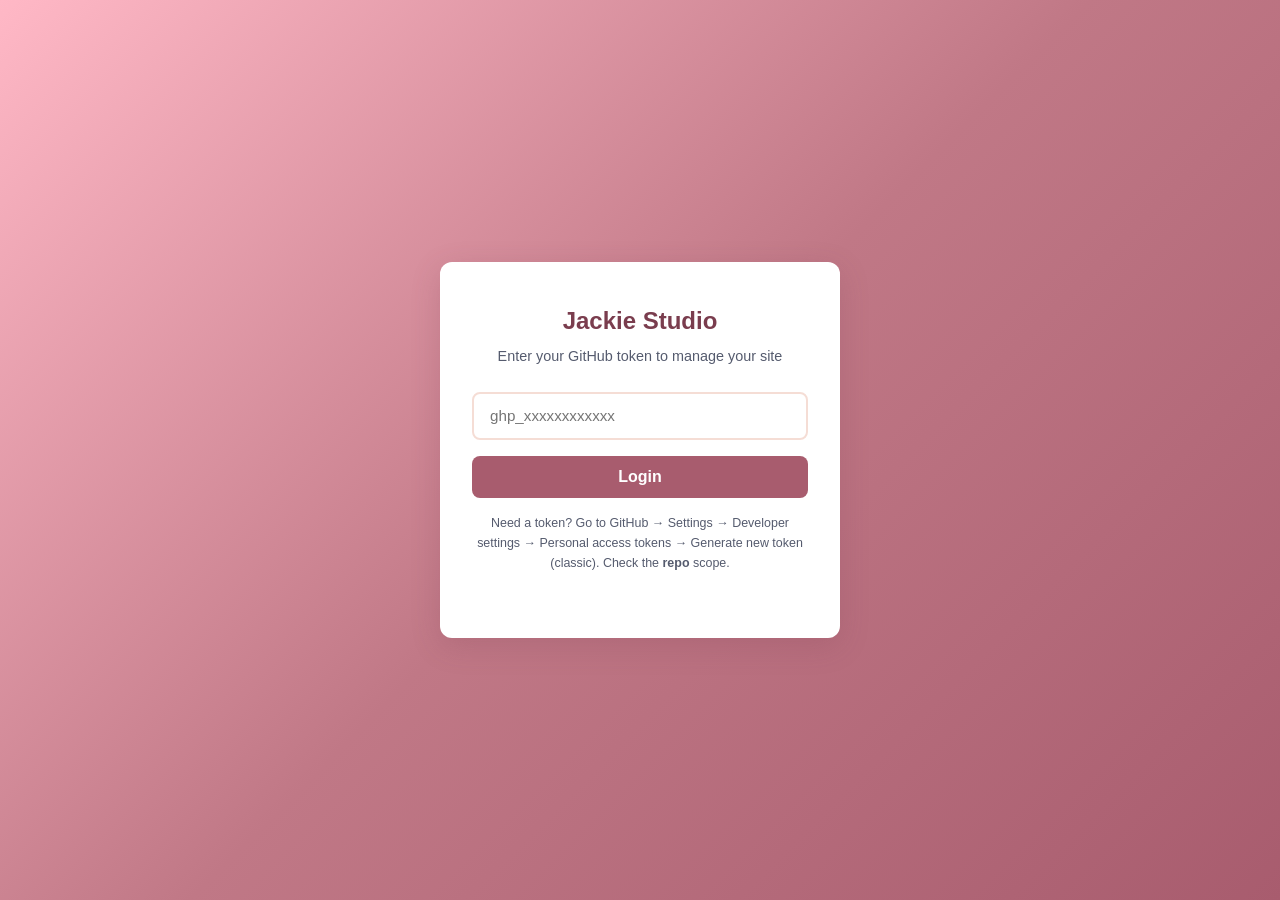
<file: admin.html>
<!DOCTYPE html>
<html lang="en">
<head>
  <meta charset="UTF-8">
  <meta name="viewport" content="width=device-width, initial-scale=1.0">
  <title>Jackie Studio — Admin</title>
  <meta name="robots" content="noindex, nofollow">
  <link rel="icon" href="data:image/svg+xml,<svg xmlns='http://www.w3.org/2000/svg' viewBox='0 0 100 100'><text y='.9em' font-size='90'>⚙️</text></svg>">
  <link rel="stylesheet" href="css/admin.css">
</head>
<body>

  <!-- Login -->
  <div class="login-wrapper" id="loginWrapper">
    <div class="login-card">
      <h1>Jackie Studio</h1>
      <p>Enter your GitHub token to manage your site</p>
      <form id="loginForm">
        <input type="password" id="tokenInput" placeholder="ghp_xxxxxxxxxxxx" autocomplete="off" required>
        <button type="submit" class="btn btn-primary" id="loginBtn">Login</button>
      </form>
      <p style="margin-top:1rem;font-size:0.78rem;color:var(--text-light)">
        Need a token? Go to GitHub → Settings → Developer settings → Personal access tokens → Generate new token (classic). Check the <strong>repo</strong> scope.
      </p>
    </div>
  </div>

  <!-- App -->
  <div class="app-wrapper" id="appWrapper">

    <!-- Header -->
    <header class="admin-header">
      <h1>Jackie Studio Admin</h1>
      <button class="btn btn-secondary btn-sm" id="logoutBtn">Logout</button>
    </header>

    <!-- Dashboard -->
    <div class="editor-page active" id="page-dashboard">
      <div class="dashboard">
        <h2>Manage Your Site</h2>
        <div class="section-cards">
          <div class="section-card" data-navigate="gallery">
            <div class="section-card-icon">🖼</div>
            <div class="section-card-info">
              <h3>Gallery</h3>
              <p>Upload art, drawings, fashion designs</p>
            </div>
          </div>
          <div class="section-card" data-navigate="videos">
            <div class="section-card-icon">🎬</div>
            <div class="section-card-info">
              <h3>Videos</h3>
              <p>Add YouTube videos and edits</p>
            </div>
          </div>
          <div class="section-card" data-navigate="about">
            <div class="section-card-icon">✏️</div>
            <div class="section-card-info">
              <h3>About Me</h3>
              <p>Edit your bio and intro text</p>
            </div>
          </div>
          <div class="section-card" data-navigate="personal">
            <div class="section-card-icon">💕</div>
            <div class="section-card-info">
              <h3>My Life</h3>
              <p>Dog photos, stories, personal cards</p>
            </div>
          </div>
          <div class="section-card" data-navigate="social">
            <div class="section-card-icon">🔗</div>
            <div class="section-card-info">
              <h3>Social Links</h3>
              <p>YouTube and WhatsApp links</p>
            </div>
          </div>
        </div>
      </div>
    </div>

    <!-- Gallery Editor -->
    <div class="editor-page" id="page-gallery">
      <div class="editor-header">
        <button class="back-btn">←</button>
        <h2>Gallery</h2>
      </div>
      <button class="btn btn-secondary" id="addGalleryBtn" style="margin-bottom:1rem;width:100%">+ Add New Item</button>
      <div id="galleryList"></div>
      <div class="save-bar">
        <button class="btn btn-primary" id="saveGalleryBtn" style="width:100%">Save Gallery</button>
      </div>
    </div>

    <!-- Videos Editor -->
    <div class="editor-page" id="page-videos">
      <div class="editor-header">
        <button class="back-btn">←</button>
        <h2>Videos</h2>
      </div>
      <button class="btn btn-secondary" id="addVideoBtn" style="margin-bottom:1rem;width:100%">+ Add New Video</button>
      <div id="videosList"></div>
      <div class="save-bar">
        <button class="btn btn-primary" id="saveVideosBtn" style="width:100%">Save Videos</button>
      </div>
    </div>

    <!-- About Editor -->
    <div class="editor-page" id="page-about">
      <div class="editor-header">
        <button class="back-btn">←</button>
        <h2>About Me</h2>
      </div>
      <button class="btn btn-secondary" id="addAboutBtn" style="margin-bottom:1rem;width:100%">+ Add Paragraph</button>
      <div id="aboutList"></div>
      <div class="save-bar">
        <button class="btn btn-primary" id="saveAboutBtn" style="width:100%">Save About</button>
      </div>
    </div>

    <!-- Personal Editor -->
    <div class="editor-page" id="page-personal">
      <div class="editor-header">
        <button class="back-btn">←</button>
        <h2>My Life</h2>
      </div>
      <button class="btn btn-secondary" id="addPersonalBtn" style="margin-bottom:1rem;width:100%">+ Add New Card</button>
      <div id="personalList"></div>
      <div class="save-bar">
        <button class="btn btn-primary" id="savePersonalBtn" style="width:100%">Save My Life</button>
      </div>
    </div>

    <!-- Social Editor -->
    <div class="editor-page" id="page-social">
      <div class="editor-header">
        <button class="back-btn">←</button>
        <h2>Social Links</h2>
      </div>
      <div class="form-group">
        <label>YouTube Channel URL</label>
        <input type="url" id="socialYoutube" placeholder="https://youtube.com/@yourchannel">
      </div>
      <div class="form-group">
        <label>WhatsApp Link</label>
        <input type="url" id="socialWhatsapp" placeholder="https://wa.me/...">
      </div>
      <div class="save-bar">
        <button class="btn btn-primary" id="saveSocialBtn" style="width:100%">Save Links</button>
      </div>
    </div>

  </div>

  <!-- Toasts -->
  <div class="toast-container" id="toastContainer"></div>

  <script src="js/admin.js"></script>
</body>
</html>
</file>
<file: css/admin.css>
/* ========================================
   Jackie Studio — Admin Panel Styles
   ======================================== */

:root {
  --pink-light: #FFB8C6;
  --pink: #FF8FA3;
  --pink-mid: #C07886;
  --pink-deep: #A85C6E;
  --pink-dark: #7A3D4E;
  --sand-light: #FBF2EF;
  --sand: #F5DDD5;
  --white: #FFFFFF;
  --text: #2B2D42;
  --text-light: #555B6E;
  --radius: 12px;
  --transition: 0.3s ease;
}

*, *::before, *::after {
  box-sizing: border-box;
  margin: 0;
  padding: 0;
}

body {
  font-family: -apple-system, BlinkMacSystemFont, 'Segoe UI', Roboto, sans-serif;
  background: var(--sand-light);
  color: var(--text);
  line-height: 1.6;
  min-height: 100vh;
  -webkit-font-smoothing: antialiased;
}

/* --- Login --- */
.login-wrapper {
  min-height: 100vh;
  display: flex;
  align-items: center;
  justify-content: center;
  padding: 1.5rem;
  background: linear-gradient(135deg, var(--pink-light), var(--pink-mid), var(--pink-deep));
}

.login-card {
  background: var(--white);
  border-radius: var(--radius);
  padding: 2.5rem 2rem;
  max-width: 400px;
  width: 100%;
  box-shadow: 0 8px 30px rgba(122, 61, 78, 0.2);
  text-align: center;
}

.login-card h1 {
  font-size: 1.5rem;
  margin-bottom: 0.25rem;
  color: var(--pink-dark);
}

.login-card p {
  color: var(--text-light);
  font-size: 0.9rem;
  margin-bottom: 1.5rem;
}

.login-card input {
  width: 100%;
  padding: 0.85rem 1rem;
  border: 2px solid var(--sand);
  border-radius: 8px;
  font-size: 0.95rem;
  outline: none;
  transition: border-color var(--transition);
  margin-bottom: 1rem;
}

.login-card input:focus {
  border-color: var(--pink-mid);
}

.btn {
  display: inline-flex;
  align-items: center;
  justify-content: center;
  gap: 0.5rem;
  padding: 0.75rem 1.5rem;
  border: none;
  border-radius: 8px;
  font-size: 1rem;
  font-weight: 600;
  cursor: pointer;
  transition: all var(--transition);
  -webkit-tap-highlight-color: transparent;
}

.btn-primary {
  background: var(--pink-deep);
  color: white;
  width: 100%;
}

.btn-primary:hover {
  background: var(--pink-dark);
  transform: translateY(-1px);
}

.btn-secondary {
  background: var(--sand);
  color: var(--pink-dark);
}

.btn-secondary:hover {
  background: var(--pink-light);
}

.btn-danger {
  background: #fee;
  color: #c00;
  font-size: 0.85rem;
  padding: 0.5rem 1rem;
}

.btn-danger:hover {
  background: #fdd;
}

.btn-sm {
  padding: 0.5rem 1rem;
  font-size: 0.85rem;
}

.btn:disabled {
  opacity: 0.6;
  cursor: not-allowed;
  transform: none;
}

/* --- App Shell --- */
.app-wrapper {
  display: none;
}

.app-wrapper.active {
  display: block;
}

/* --- Header --- */
.admin-header {
  background: var(--white);
  padding: 1rem 1.5rem;
  display: flex;
  align-items: center;
  justify-content: space-between;
  box-shadow: 0 2px 10px rgba(0,0,0,0.06);
  position: sticky;
  top: 0;
  z-index: 100;
}

.admin-header h1 {
  font-size: 1.15rem;
  color: var(--pink-dark);
}

.admin-header .btn {
  font-size: 0.85rem;
  padding: 0.45rem 0.85rem;
}

/* --- Dashboard --- */
.dashboard {
  max-width: 600px;
  margin: 0 auto;
  padding: 1.5rem;
}

.dashboard h2 {
  font-size: 1.2rem;
  margin-bottom: 1rem;
  color: var(--pink-dark);
}

.section-cards {
  display: grid;
  gap: 0.75rem;
}

.section-card {
  background: var(--white);
  border-radius: var(--radius);
  padding: 1.25rem;
  display: flex;
  align-items: center;
  gap: 1rem;
  cursor: pointer;
  box-shadow: 0 2px 8px rgba(122, 61, 78, 0.08);
  transition: all var(--transition);
  -webkit-tap-highlight-color: transparent;
}

.section-card:hover {
  transform: translateY(-2px);
  box-shadow: 0 4px 16px rgba(122, 61, 78, 0.15);
}

.section-card:active {
  transform: translateY(0);
}

.section-card-icon {
  width: 48px;
  height: 48px;
  border-radius: 12px;
  background: var(--sand);
  display: flex;
  align-items: center;
  justify-content: center;
  font-size: 1.5rem;
  flex-shrink: 0;
}

.section-card-info h3 {
  font-size: 1rem;
  color: var(--text);
  margin-bottom: 2px;
}

.section-card-info p {
  font-size: 0.8rem;
  color: var(--text-light);
}

/* --- Editor Pages --- */
.editor-page {
  display: none;
  max-width: 600px;
  margin: 0 auto;
  padding: 1.5rem;
}

.editor-page.active {
  display: block;
}

.editor-header {
  display: flex;
  align-items: center;
  gap: 0.75rem;
  margin-bottom: 1.5rem;
}

.editor-header .back-btn {
  background: none;
  border: none;
  font-size: 1.4rem;
  cursor: pointer;
  color: var(--pink-dark);
  padding: 4px;
  line-height: 1;
}

.editor-header h2 {
  font-size: 1.2rem;
  color: var(--pink-dark);
}

/* --- Forms --- */
.form-group {
  margin-bottom: 1rem;
}

.form-group label {
  display: block;
  font-size: 0.85rem;
  font-weight: 600;
  color: var(--text-light);
  margin-bottom: 0.35rem;
}

.form-group input,
.form-group textarea,
.form-group select {
  width: 100%;
  padding: 0.75rem;
  border: 2px solid var(--sand);
  border-radius: 8px;
  font-size: 0.95rem;
  font-family: inherit;
  outline: none;
  transition: border-color var(--transition);
  background: var(--white);
}

.form-group input:focus,
.form-group textarea:focus,
.form-group select:focus {
  border-color: var(--pink-mid);
}

.form-group textarea {
  resize: vertical;
  min-height: 80px;
}

/* --- Item Cards (gallery, videos, personal) --- */
.item-card {
  background: var(--white);
  border-radius: var(--radius);
  padding: 1rem;
  margin-bottom: 0.75rem;
  box-shadow: 0 2px 8px rgba(122, 61, 78, 0.06);
}

.item-card-header {
  display: flex;
  align-items: center;
  justify-content: space-between;
  margin-bottom: 0.75rem;
}

.item-card-header h4 {
  font-size: 0.95rem;
  color: var(--text);
}

.item-card-thumb {
  width: 56px;
  height: 56px;
  border-radius: 8px;
  object-fit: cover;
  background: var(--sand);
  display: flex;
  align-items: center;
  justify-content: center;
  overflow: hidden;
  flex-shrink: 0;
}

.item-card-thumb img {
  width: 100%;
  height: 100%;
  object-fit: cover;
}

.item-card-thumb .placeholder-icon {
  font-size: 1.3rem;
  color: var(--text-light);
}

.item-card-actions {
  display: flex;
  gap: 0.5rem;
  margin-top: 0.75rem;
}

/* --- Image Upload --- */
.upload-area {
  border: 2px dashed var(--sand);
  border-radius: 8px;
  padding: 1.5rem;
  text-align: center;
  cursor: pointer;
  transition: all var(--transition);
  margin-bottom: 0.75rem;
  -webkit-tap-highlight-color: transparent;
}

.upload-area:hover {
  border-color: var(--pink-mid);
  background: rgba(255, 143, 163, 0.05);
}

.upload-area.has-image {
  border-style: solid;
  border-color: var(--pink-light);
  padding: 0.5rem;
}

.upload-area img {
  width: 100%;
  max-height: 200px;
  object-fit: contain;
  border-radius: 4px;
}

.upload-area .upload-text {
  font-size: 0.9rem;
  color: var(--text-light);
}

.upload-area .upload-icon {
  font-size: 1.8rem;
  margin-bottom: 0.25rem;
}

/* --- Toast --- */
.toast-container {
  position: fixed;
  bottom: 1.5rem;
  left: 50%;
  transform: translateX(-50%);
  z-index: 9999;
  display: flex;
  flex-direction: column;
  gap: 0.5rem;
  width: 90%;
  max-width: 400px;
}

.toast {
  padding: 0.85rem 1.25rem;
  border-radius: 8px;
  font-size: 0.9rem;
  font-weight: 500;
  text-align: center;
  animation: toast-in 0.3s ease;
  box-shadow: 0 4px 16px rgba(0,0,0,0.15);
}

.toast.success {
  background: #d4edda;
  color: #155724;
}

.toast.error {
  background: #f8d7da;
  color: #721c24;
}

.toast.info {
  background: #d1ecf1;
  color: #0c5460;
}

@keyframes toast-in {
  from { opacity: 0; transform: translateY(10px); }
  to { opacity: 1; transform: translateY(0); }
}

/* --- Loading --- */
.loading {
  display: flex;
  align-items: center;
  justify-content: center;
  padding: 2rem;
  color: var(--text-light);
}

.spinner {
  width: 24px;
  height: 24px;
  border: 3px solid var(--sand);
  border-top-color: var(--pink-deep);
  border-radius: 50%;
  animation: spin 0.7s linear infinite;
  margin-right: 0.5rem;
}

@keyframes spin {
  to { transform: rotate(360deg); }
}

/* --- Save bar --- */
.save-bar {
  position: sticky;
  bottom: 0;
  background: var(--white);
  padding: 1rem;
  border-top: 1px solid var(--sand);
  text-align: center;
  margin: 1rem -1.5rem -1.5rem;
  box-shadow: 0 -2px 10px rgba(0,0,0,0.05);
}

/* --- Confirm dialog --- */
.confirm-overlay {
  position: fixed;
  inset: 0;
  background: rgba(0,0,0,0.5);
  display: flex;
  align-items: center;
  justify-content: center;
  z-index: 10000;
  padding: 1.5rem;
}

.confirm-dialog {
  background: var(--white);
  border-radius: var(--radius);
  padding: 1.5rem;
  max-width: 320px;
  width: 100%;
  text-align: center;
}

.confirm-dialog p {
  margin-bottom: 1.25rem;
  font-size: 0.95rem;
}

.confirm-dialog .btn-row {
  display: flex;
  gap: 0.5rem;
  justify-content: center;
}

/* --- Responsive --- */
@media (min-width: 768px) {
  .dashboard {
    max-width: 700px;
  }

  .section-cards {
    grid-template-columns: repeat(2, 1fr);
  }

  .editor-page {
    max-width: 700px;
  }
}
</file>
